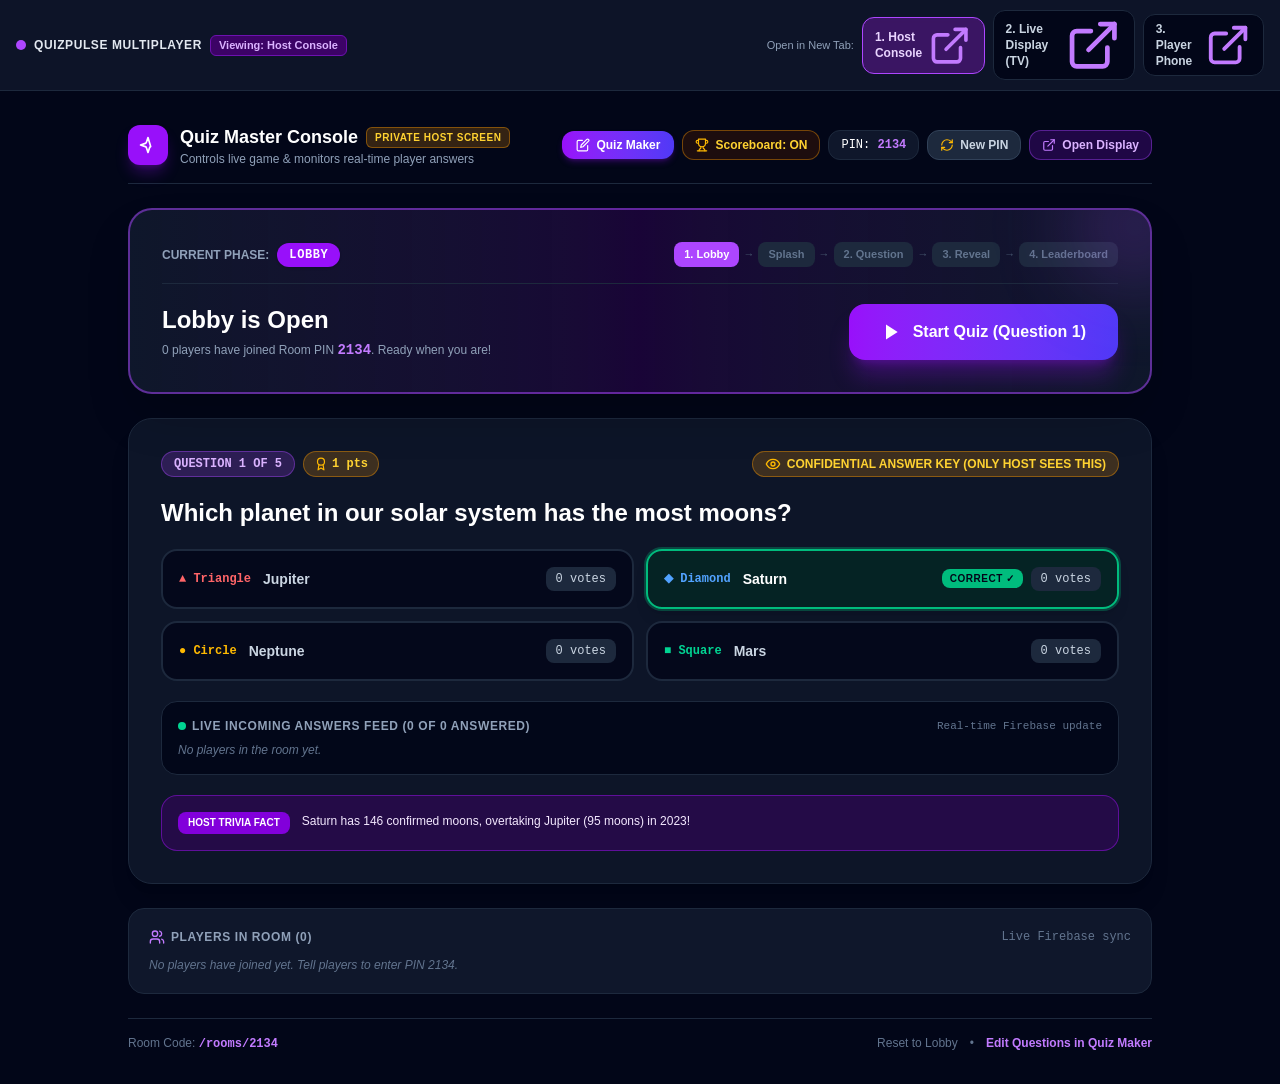
<file: index.html>
<!doctype html>
<html lang="en">
  <head>
    <meta charset="UTF-8" />
    <meta name="viewport" content="width=device-width, initial-scale=1.0" />
    <title>QuizPulse - Realtime Multiplayer Quiz</title>
    <meta name="description" content="Interactive multiplayer Kahoot-style quiz game powered by Firebase Realtime Database and React." />
    <meta property="og:title" content="QuizPulse - Realtime Multiplayer Quiz" />
    <meta property="og:description" content="Interactive multiplayer Kahoot-style quiz game powered by Firebase Realtime Database and React." />
    <meta property="og:type" content="website" />
    <meta name="twitter:card" content="summary_large_image" />
    <script type="module" crossorigin src="./assets/index-BoEjzqxW.js"></script>
    <link rel="stylesheet" crossorigin href="./assets/index-DkeSnjHj.css">
  </head>
  <body>
    <div id="root"></div>
  </body>
</html>
</file>
